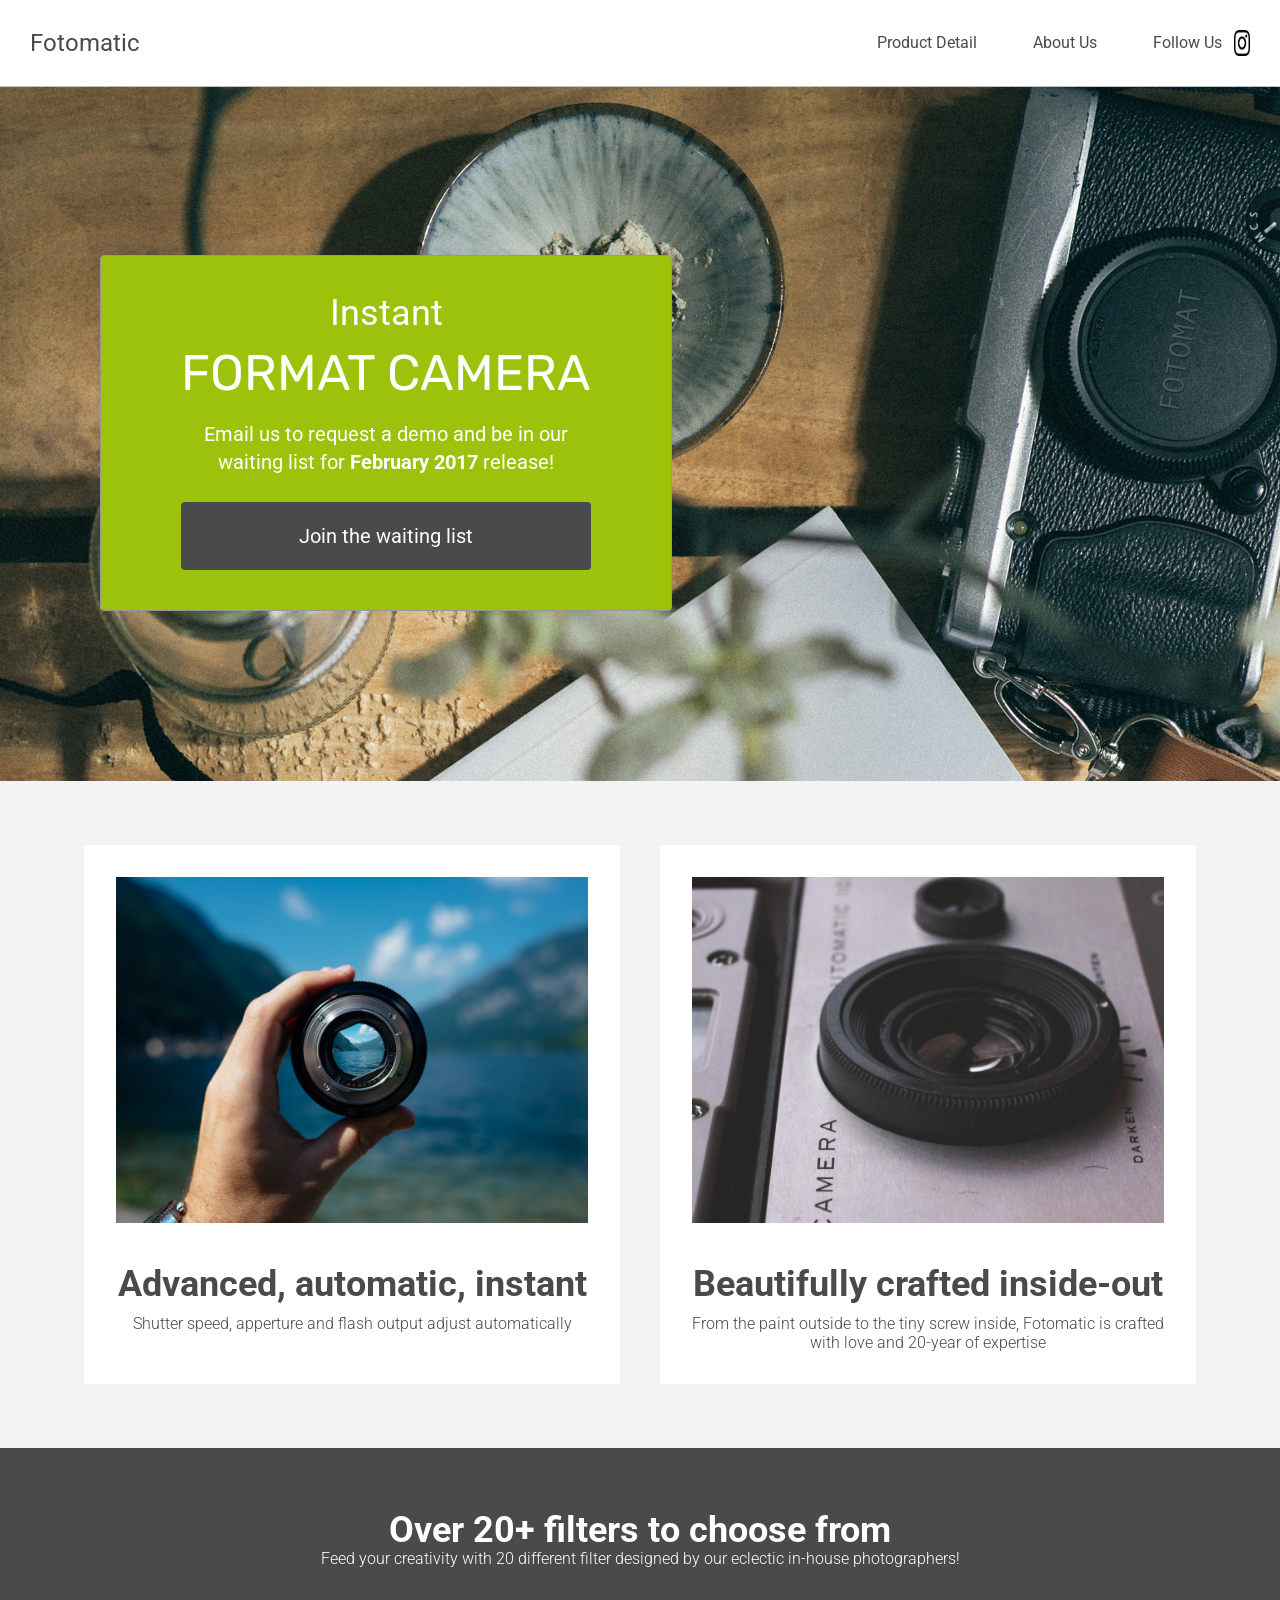
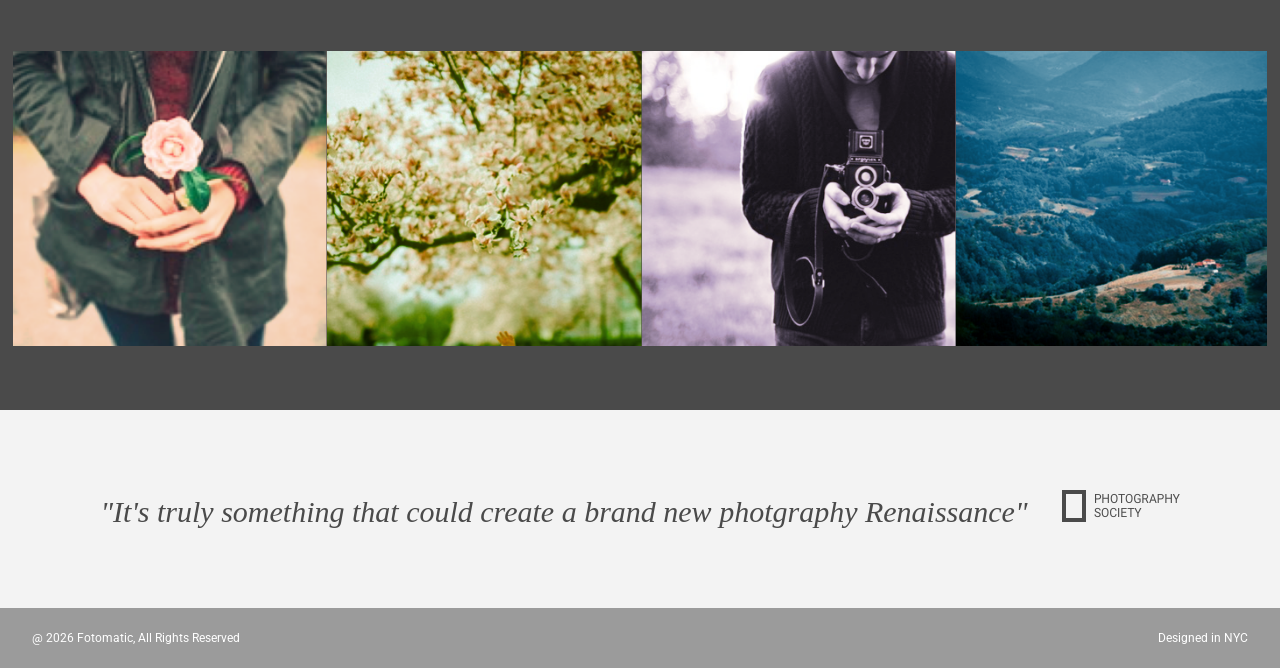
<file: fixed-fotomatic/fixed-fotomatic.html>
<!DOCTYPE html>
<!--fixed version of the fotomatic index.html file-->

<!--this is according to the final product webpage design from Codecademy:
    https://static-assets.codecademy.com/Paths/full-stack-career-journey/Fotomatic/final/index.html-->

<html>
    <head>
        <link href="https://fonts.googleapis.com/css?family=Damion" rel="stylesheet">
        <link href="https://fonts.googleapis.com/css?family=Rubik" rel="stylesheet">
        <link href="https://fonts.googleapis.com/css?family=Roboto:300,400,600,700" rel="stylesheet">
        <link rel="stylesheet" href="./resources/css/reset.css">
        <link rel="stylesheet" href="./resources/css/style.css">
        <meta charset="UTF-8">
    </head>

    <body>
        
        <!--header section-->
        <header>
            <div class="content">
                <a href="../fotomatic_broken/index.html" class="logo">Fotomatic</a>
                <!--this nav will appear on desktop/tablet size-->
                <nav class="desktop">
                    <ul>
                        <li><a href="#">Product Detail</a></li>
                        <li><a href="#">About Us</a></li>
                        <li><a href="#">Follow Us</a></li>
                        <img class="icon" src="./resources/images/instagram.png">
                    </ul>
                </nav>
                <!--this will only appear on tablet size-->
                <nav class="tablet">
                    <ul>
                        <li><a href="#">Product Detail</a></li>
                        <li><a href="#">About Us</a></li>
                        <li><a href="#">Follow Us</a></li>
                        <img class="icon" src="./resources/images/instagram.png">
                        <li><a href="#" class="button">Join Us</a></li>
                    </ul>
                </nav>
                <!--this nav will only appear on mobile size-->
                <nav class="mobile">
                    <ul>
                        <li><a href="#"><img src="./resources/images/ic-logo.svg"></a></li>
                        <li><a href="#"><img src="./resources/images/ic-product-detail.svg"></a></li>
                        <li><a href="#"><img src="./resources/images/ic-about-us.svg"></a></li>
                        <li><a href="#" class="button">Join Us</a></li>
                    </ul>
                </nav>
            </div>
        </header>

        <!--main content section-->
        <main>
            <div class="main-content">
                <!--sign-up section / banner-->
                <div id="sign-up-section" class="banner">
                    <div id="sign-up-cta">
                        <div class="content center">
                            <div class="header">
                                <h2 class="cursive">Instant</h2>
                                <h1 class="striking">FORMAT CAMERA</h1>
                            </div>
                            <div class="email">
                                <span>
                                    Email us to request a demo and be in our waiting list for <strong>February 2017</strong> release!
                                </span>
                                <div class="button">Join the waiting list</div>
                            </div>
                        </div>
                    </div>
                </div>

                <!--features section-->
                <div id="features-section">
                    <div class="feature">
                        <div class="center">
                            <div class="image-container">
                                <img src="./resources/images/feature-1.png">
                            </div>
                            <div class="content">
                                <h2>Advanced, automatic, instant</h2>
                                <h3>Shutter speed, apperture and flash output adjust automatically</h3>
                            </div>
                        </div>
                    </div>
                    <div class="feature">
                        <div class="center">
                            <div class="image-container">
                                <img src="./resources/images/feature-2.png">
                            </div>
                            <div class="content">
                                <h2>Beautifully crafted inside-out</h2>
                                <h3>From the paint outside to the tiny screw inside, Fotomatic is crafted with love and 20-year of expertise</h3>
                            </div>
                        </div>
                    </div>
                </div>

                <!--filters section-->
                <div id="filters-section">
                    <div class="content center">
                        <h2>Over 20+ filters to choose from</h2>
                        <h3>Feed your creativity with 20 different filter designed by our eclectic in-house photographers!</h3>
                    </div>
                    <div class="images-container">
                        <div class="image-container">
                            <img src="./resources/images/filter-1.png">
                        </div>
                        <div class="image-container">
                            <img src="./resources/images/filter-2.png">
                        </div>
                        <div class="image-container">
                            <img src="./resources/images/filter-3.png">
                        </div>
                        <div class="image-container extra">
                            <img src="./resources/images/filter-4.png">
                        </div>
                    </div>
                </div>

                <!--quote section-->
                <div id="quotes-section">
                    <div class="content center">
                        <span class="quote">"It's truly something that could create a brand new photgraphy Renaissance"</span>
                        <img class="quote-citation" src="./resources/images/photography-logo.png">
                    </div>
                </div>

                <!--footer section-->
                <footer>
                    <div class="content">
                        <span class="copyright">@ 2026 Fotomatic, All Rights Reserved</span>
                        <span class="location">Designed in NYC</span>
                    </div>
                </footer>
            </div>
        </main>
        
        

    </body>

</html>
</file>
<file: fixed-fotomatic/resources/css/style.css>
/* Universal Styles */

html {
  font-family: "Roboto", sans-serif;
  font-size: 16px;
}

.main-content {
  position: relative;
  top: 5.3125rem; /* To offset for fixed header. */
}

.center {
  text-align: center;
}

.button {
  border-radius: 4px;
  background-color: #4a4a4a;
  color: white;
}

.image-container {
  overflow: hidden;
}

.image-container img {
  display: block;
}

@media only screen and (max-width: 760px) {
  .main-content {
    top: 2.5625rem;
  }
}

/******** Header section **************/
header{
  position: fixed;
  width: 100%;
  border-bottom: solid 1px #c6c1c1;
  background-color: white;
  z-index: 1;
}
header .content{
  display: flex;
  align-items: center;
  padding: 1.875rem;
  
}
header .logo{
  color: #4a4a4a;
  font-family: "Roboto", serif;
  flex: 1;
  font-size: 1.5rem;
}
header nav ul{
  display: flex;
}
nav li{
  padding-left: 3.5rem;
}
nav a{
  font-family: "Roboto", serif;
  color:#4a4a4a;
  vertical-align: bottom;
  line-height: 1.6;
  font-size: 1rem;
}

header .icon{
  width: 1rem;
  padding-left: .75rem;
}
header .mobile{
  display: none;
}
header .tablet{
  display: none;
}

/*for tablet screen size*/
@media only screen and (min-width: 480px) and (max-width: 760px){
  header .desktop{
    display: none;
  }
  header .tablet{
    display: flex;
    width: 100%;
  }
  header .tablet .button{
   padding: .1875rem .5rem;
    border-radius: 0.25rem;
    background-color: #9dc20b;
    line-height: 1.6rem;
    color: white; 
  }
}

/*for mobile phone screen size*/
@media only screen and (max-width: 480px){
  header .desktop{
    display: none;
  }
  header .logo{
    display: none;
  }
  header .mobile{
    display: block;
    width:100%
  }
  header .content{
    padding: .5rem 0;
  }
  header .mobile ul{
    display: flex;
    justify-content: space-around;
    align-items: center;
    width: 100%;
  }
  header .mobile li{
    padding: 0;
  }
  header .mobile .button{
    padding: .1875rem .5rem;
    border-radius: 0.25rem;
    background-color: #9dc20b;
    line-height: 1.6rem;
    color: white;
  }
}

/****************************************/

/******** sign-up section / banner ******/
#sign-up-section{
  display: flex;
  justify-content: flex-start;
  align-items: flex-start;
  height: 43.5rem;
  background-image: url('../images/banner-landingpage.jpg');
  background-repeat: no-repeat;
  background-size: cover;
}
#sign-up-cta{
  padding: 0 5rem 2.5rem 5rem;
  border: solid 1px #979797;
  border-radius: 4px;
  background-color: #9dc20b;
  margin: 170px 0 170px 100px;
}
#sign-up-cta .content{
  width: 25.625rem;
  margin-top: 2rem;
  font-family: "Roboto", sans-serif;
  font-size: 1.25rem;
  line-height: 1.4;
  color: white;
}
#sign-up-cta h1{
  font-size: 3.125rem;
}
#sign-up-cta h2{
  font-size: 2.25rem;
}
#sign-up-cta span strong{
  font-weight: bold;
}
#sign-up-cta .striking{
  font-family: "Rubik", sans-serif;
  padding-bottom: .75rem;
}
#sign-up-cta .button{
  margin-top: 1.625rem;
  padding: 1.25rem 7.25rem;
}

@media only screen and (max-width: 760px){
  #sign-up-section{
    align-items: center;
    justify-content: center;
    height: 28rem;
    background-position: right;
    object-fit:cover;
  }
  #sign-up-cta{
    position: static;
    width: auto;
    height: auto;
    background-color: transparent;
    border: none;
    margin: 0;
  }
  #sign-up-cta .content{
    margin-top: 0;
  }
  #sign-up-cta .email{
    display: none;
  }
  #sign-up-cta h1{
    font-size: 3.125rem;
  }
  #sign-up-cta h2{
    font-size: 2.25rem;
  }
}

/****************************************/

/************ features section **********/
#features-section{
  display: flex;
  justify-content: space-around;
  padding: 4rem 5%;
  background-color: #f3f3f3;
  
}

.feature{
  flex: 1;
  padding: 2rem;
  margin: 0px 1.25rem;
  background-color: white;
}

.feature .image-container{
  width: 100%;
  height: 65%;
}
.feature div.image-container img{
  width: 100%;
  height: auto;
}
.feature h2{
  padding-bottom: .5rem;
  font-size: 2.25rem;
  line-height: 1.2;
  font-weight: bold;
  color: #4a4a4a;
}
.feature h3{
  font-size: 1rem;
  line-height: 1.2;
  font-weight: 300;
  color: #4a4a4a;
}
.feature .content{
  margin-top: 40px;
  
}
@media only screen and (max-width: 480px){
  #features-section{
    display: flex;
    flex-flow: column;
  }
  .feature h2{
    font-size: 1.125rem;
    line-height: 1.3;
    font-weight: normal;
  }
  .feature h3{
    font-size: .875rem;
    line-height: 1.4;
  }
}
@media only screen and (max-width: 760px){
  #features-section{
    padding: 0;
  }
  .feature{
    margin: 0;
    padding: 1.25rem 1rem 0 1rem;
  }
  .feature .content{
    margin-bottom: 30px;
  }
  .feature .content h2{
    font-size: 18px;
    line-height: 1.3;
  }
  .feature .content h3{
    font-size: 14px;
    line-height: 1.4;
  }
}

/****************************************/

/************ filters section ***********/
#filters-section{
  padding: 4rem 0;
  background-color: #4a4a4a;
}
#filters-section .content{
  padding: 0 0.625rem;
  margin-bottom: 5rem;
}
#filters-section .content h2{
  font-size: 2.25rem;
  font-weight: bold;
  color: white;
}
#filters-section .content h3{
  font-size: 1rem;
  line-height: 1.4;
  font-weight: 300;
  color: white;
}
#filters-section .images-container{
  display: flex;
  max-width: 100%;
  padding: 0 1%;
}
#filters-section .images-container img{
  width: 100%;
  height: auto;
}

@media only screen and (max-width: 760px){
  #filters-section{
    padding: 1.5rem 0 0 0;
  }
  #filters-section .content{
    margin-bottom: 1rem;
  }
  #filters-section .content h2{
    padding-bottom: .625rem;
    font-size: 1.125rem;
    line-height: 1.3;
    font-weight: normal;
  }
  #filters-section .content h3{
    font-size: .875rem;
    line-height: 1.4;
  }
  #filters-section .images-container{
    padding: 0;
  }
  #filters-section .extra{
    display: none;
  }
}

/****************************************/

/*********** quote section **************/
#quotes-section{
  background-color: #f3f3f3;
}
#quotes-section .content{
  padding: 5rem 0;
  
}
#quotes-section .quote{
  padding-right: 1.875rem;
  font-family: "Palatino", serif;
  font-size: 1.875rem;
  line-height: 1.1;
  font-style: italic;
  color: #4a4a4a;
}
#quotes-section .quote-citation{
  height: 1.875;
}

/*for mobile phone screen size*/
@media only screen and (max-width:480px){
  #quotes-section .quote{
    font-size: 24px;
    line-height: 1.4;
  }
  #quotes-section .quote-citation{
    height: 1;
    width: 1;
  }
}

/****************************************/

/*********** footer section *************/
footer{
  background-color: #9b9b9b;
  padding: 1.5rem 2rem;
}
footer .content{
  color: white;
  display: flex;
  font-size: .75rem;
}
footer .copyright{
  flex-grow: 1;
}

/****************************************/
</file>
